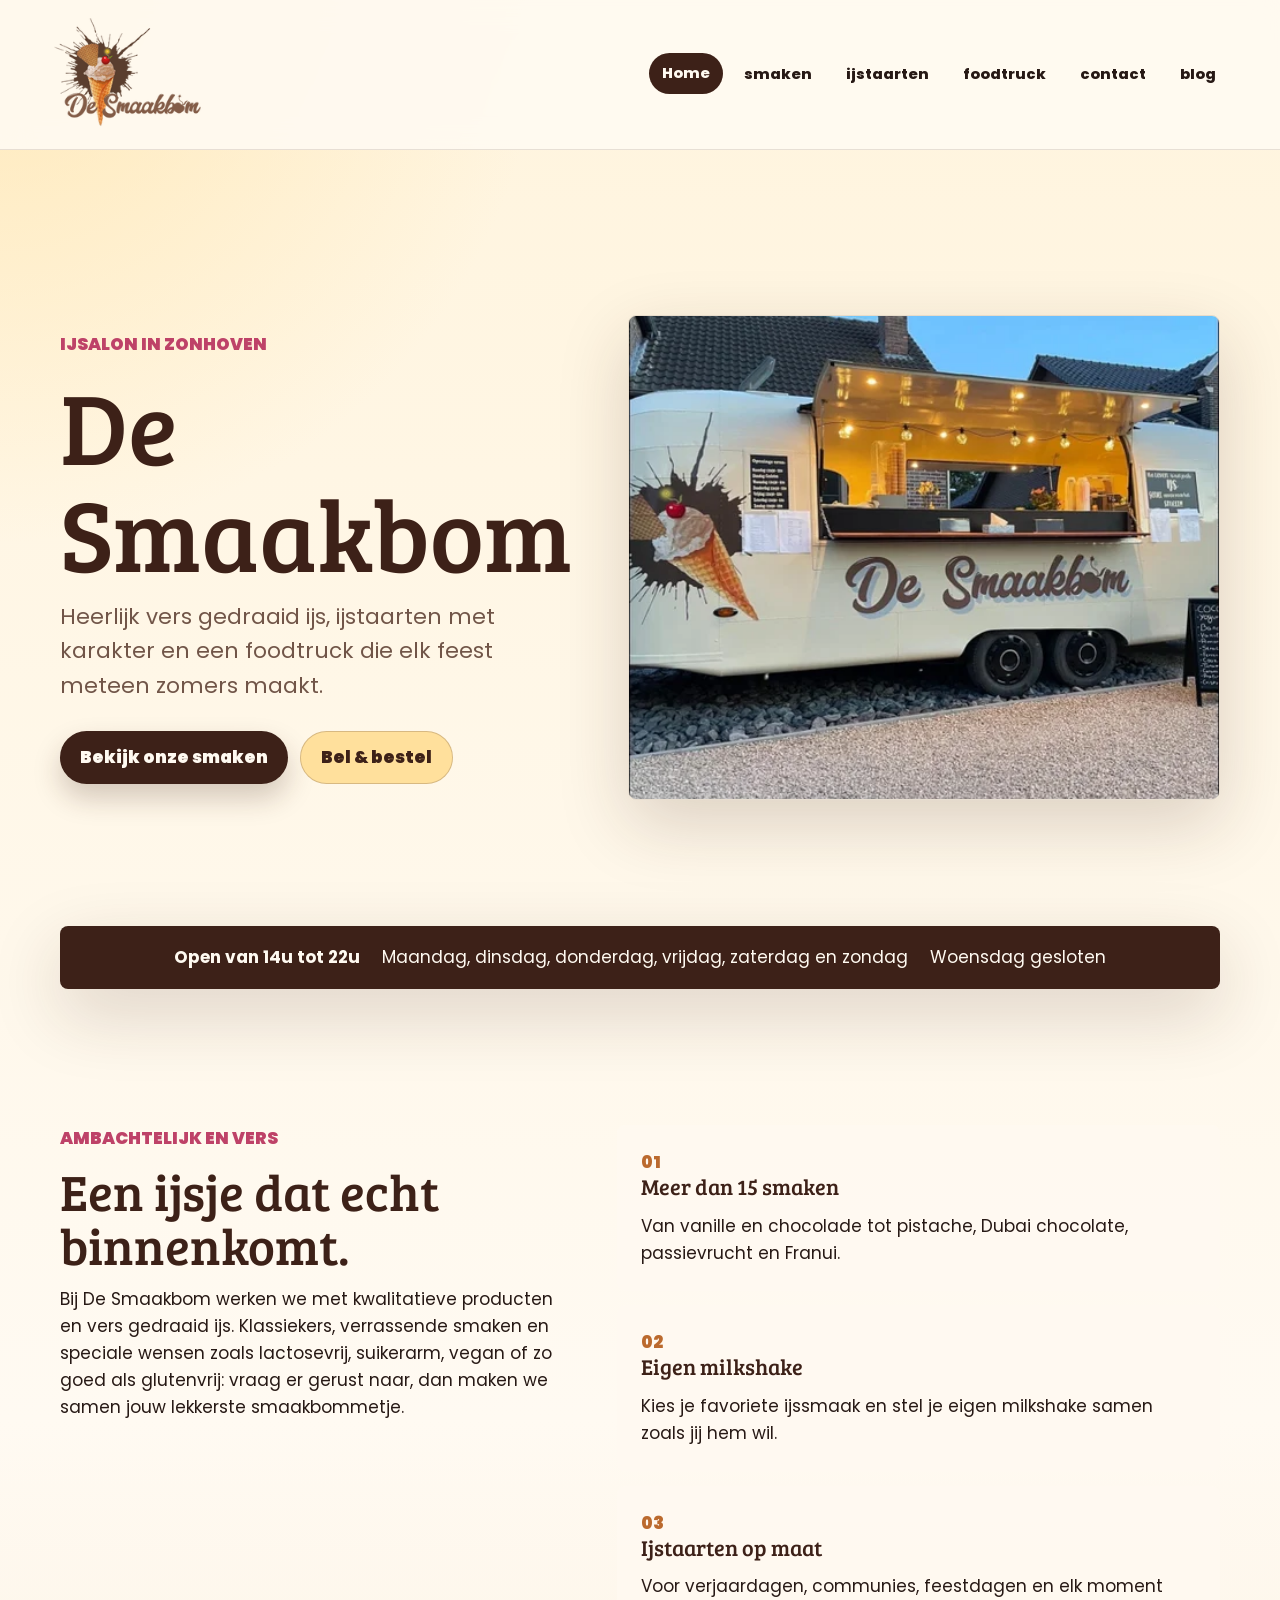
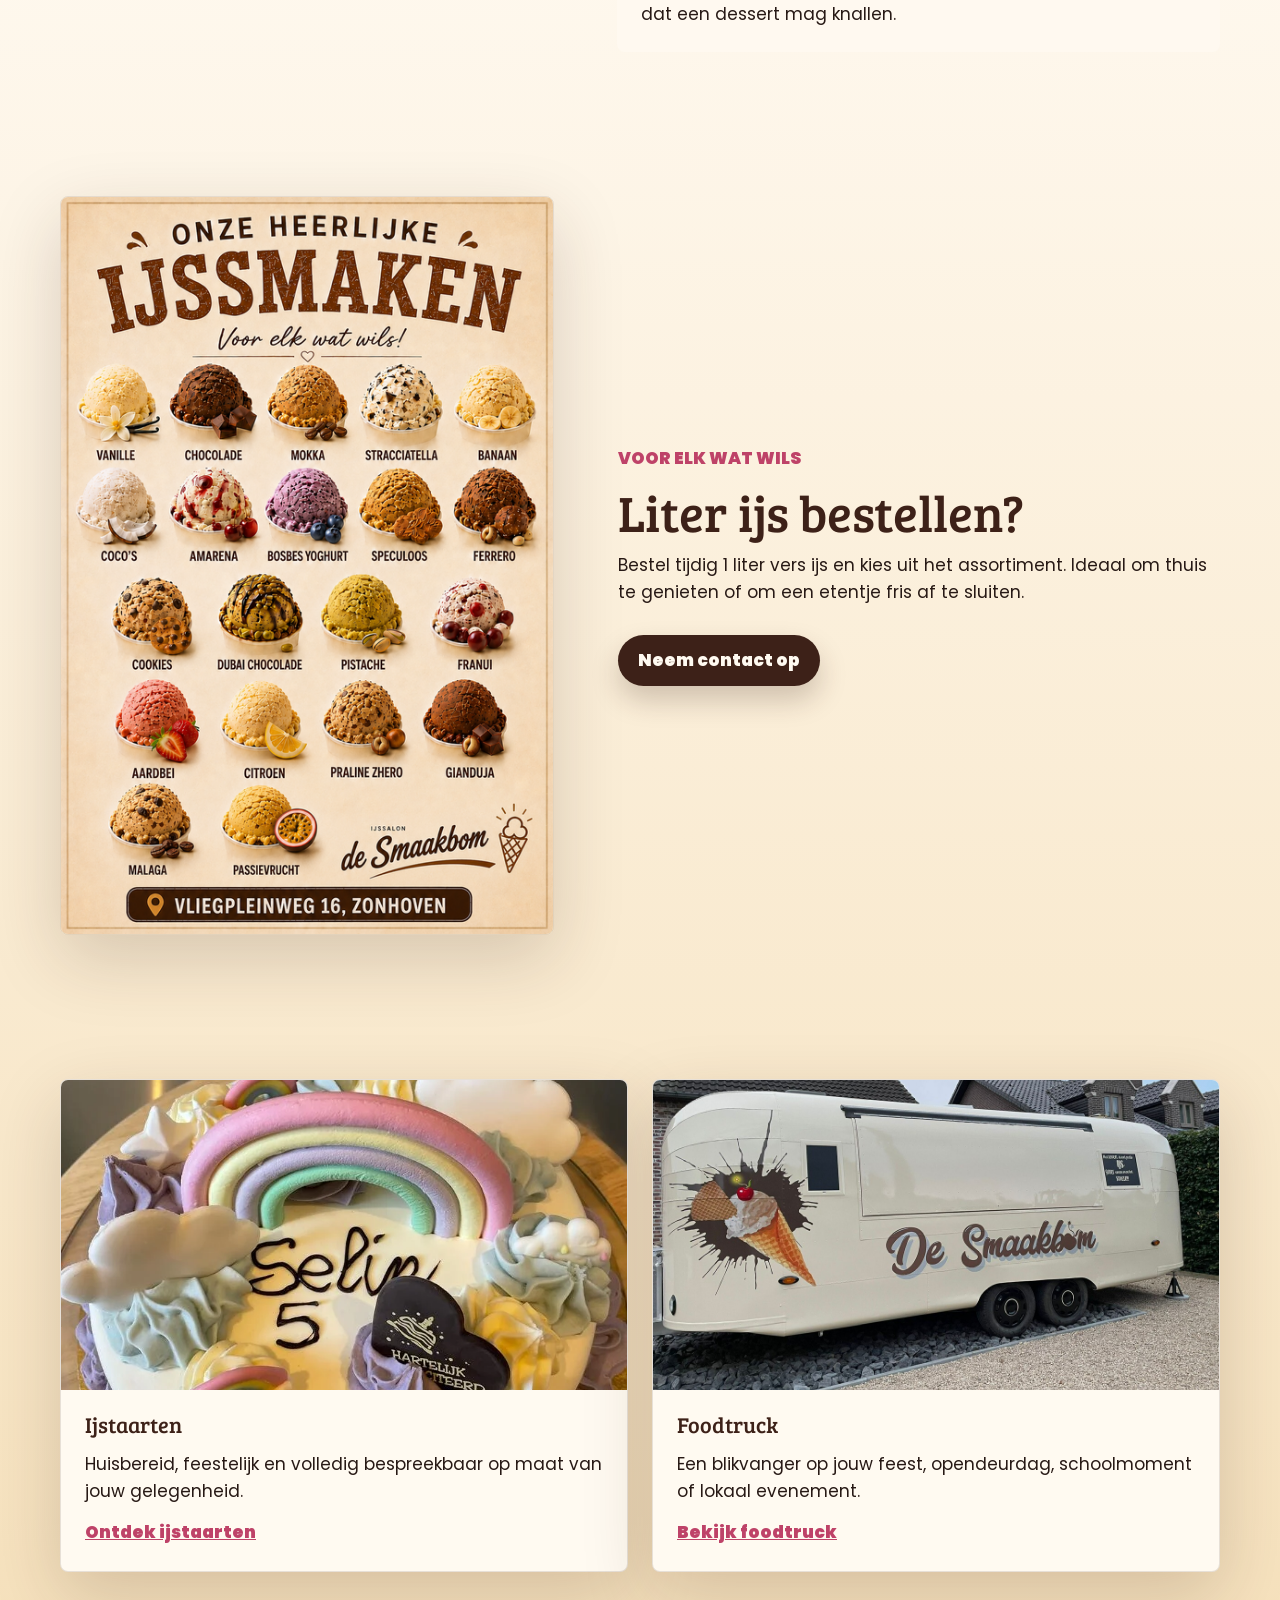
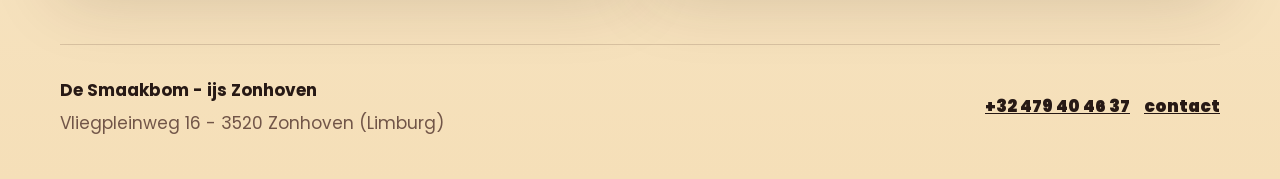
<file: index.html>
<!DOCTYPE html>
<html lang="nl">
<head>
  <meta charset="UTF-8">
  <meta name="viewport" content="width=device-width, initial-scale=1.0">
  <meta name="description" content="De Smaakbom in Zonhoven: heerlijk vers gedraaid ijs, ijstaarten op maat en een gezellige foodtruck voor feesten en events.">
  <title>De Smaakbom | IJs Zonhoven</title>
  <link rel="preconnect" href="https://fonts.googleapis.com">
  <link rel="preconnect" href="https://fonts.gstatic.com" crossorigin>
  <link href="https://fonts.googleapis.com/css2?family=Bree+Serif&family=Poppins:wght@400;500;600;700;800&display=swap" rel="stylesheet">
  <link rel="icon" type="image/png" href="assets/logo.png">
  <link rel="stylesheet" href="styles.css">
</head>
<body>
  <header class="site-header">
    <a class="brand" href="index.html" aria-label="De Smaakbom home">
      <img src="assets/logo.png" alt="De Smaakbom logo">
    </a>
    <button class="nav-toggle" type="button" aria-expanded="false" aria-controls="site-nav">Menu</button>
    <nav class="site-nav" id="site-nav" aria-label="Hoofdnavigatie">
      <a class="active" href="index.html">Home</a>
      <a href="smaken.html">smaken</a>
      <a href="ijstaarten.html">ijstaarten</a>
      <a href="foodtruck.html">foodtruck</a>
      <a href="contact.html">contact</a>
      <a href="blog.html">blog</a>
    </nav>
  </header>

  <main>
    <section class="hero home-hero">
      <div class="hero-copy">
        <p class="eyebrow">Ijsalon in Zonhoven</p>
        <h1>De Smaakbom</h1>
        <p class="hero-lead">Heerlijk vers gedraaid ijs, ijstaarten met karakter en een foodtruck die elk feest meteen zomers maakt.</p>
        <div class="hero-actions">
          <a class="button primary" href="smaken.html">Bekijk onze smaken</a>
          <a class="button secondary" href="contact.html">Bel & bestel</a>
        </div>
      </div>
      <div class="hero-media">
        <img src="assets/foodtruck-open.png" alt="De Smaakbom foodtruck met open luik en warme verlichting">
      </div>
    </section>

    <section class="opening-strip" aria-label="Openingsuren">
      <strong>Open van 14u tot 22u</strong>
      <span>Maandag, dinsdag, donderdag, vrijdag, zaterdag en zondag</span>
      <span>Woensdag gesloten</span>
    </section>

    <section class="section two-column">
      <div>
        <p class="eyebrow">Ambachtelijk en vers</p>
        <h2>Een ijsje dat echt binnenkomt.</h2>
        <p>Bij De Smaakbom werken we met kwalitatieve producten en vers gedraaid ijs. Klassiekers, verrassende smaken en speciale wensen zoals lactosevrij, suikerarm, vegan of zo goed als glutenvrij: vraag er gerust naar, dan maken we samen jouw lekkerste smaakbommetje.</p>
      </div>
      <div class="feature-list">
        <article>
          <span>01</span>
          <h3>Meer dan 15 smaken</h3>
          <p>Van vanille en chocolade tot pistache, Dubai chocolate, passievrucht en Franui.</p>
        </article>
        <article>
          <span>02</span>
          <h3>Eigen milkshake</h3>
          <p>Kies je favoriete ijssmaak en stel je eigen milkshake samen zoals jij hem wil.</p>
        </article>
        <article>
          <span>03</span>
          <h3>Ijstaarten op maat</h3>
          <p>Voor verjaardagen, communies, feestdagen en elk moment dat een dessert mag knallen.</p>
        </article>
      </div>
    </section>

    <section class="section image-band">
      <img src="assets/smaken.png" alt="Poster met de ijssmaken van De Smaakbom">
      <div>
        <p class="eyebrow">Voor elk wat wils</p>
        <h2>Liter ijs bestellen?</h2>
        <p>Bestel tijdig 1 liter vers ijs en kies uit het assortiment. Ideaal om thuis te genieten of om een etentje fris af te sluiten.</p>
        <a class="button primary spaced-button" href="contact.html">Neem contact op</a>
      </div>
    </section>

    <section class="section cards">
      <article class="card">
        <img src="assets/ijstaart-regenboog.png" alt="Gepersonaliseerde regenboog ijstaart">
        <div>
          <h3>Ijstaarten</h3>
          <p>Huisbereid, feestelijk en volledig bespreekbaar op maat van jouw gelegenheid.</p>
          <a href="ijstaarten.html">Ontdek ijstaarten</a>
        </div>
      </article>
      <article class="card">
        <img src="assets/foodtruck-buiten.png" alt="De Smaakbom foodtruck langs buiten">
        <div>
          <h3>Foodtruck</h3>
          <p>Een blikvanger op jouw feest, opendeurdag, schoolmoment of lokaal evenement.</p>
          <a href="foodtruck.html">Bekijk foodtruck</a>
        </div>
      </article>
    </section>
  </main>

  <footer class="site-footer">
    <div>
      <strong>De Smaakbom - ijs Zonhoven</strong>
      <p>Vliegpleinweg 16 - 3520 Zonhoven (Limburg)</p>
    </div>
    <div>
      <a href="tel:+32479404637">+32 479 40 46 37</a>
      <a href="contact.html">contact</a>
    </div>
  </footer>

  <script src="script.js"></script>
</body>
</html>
</file>
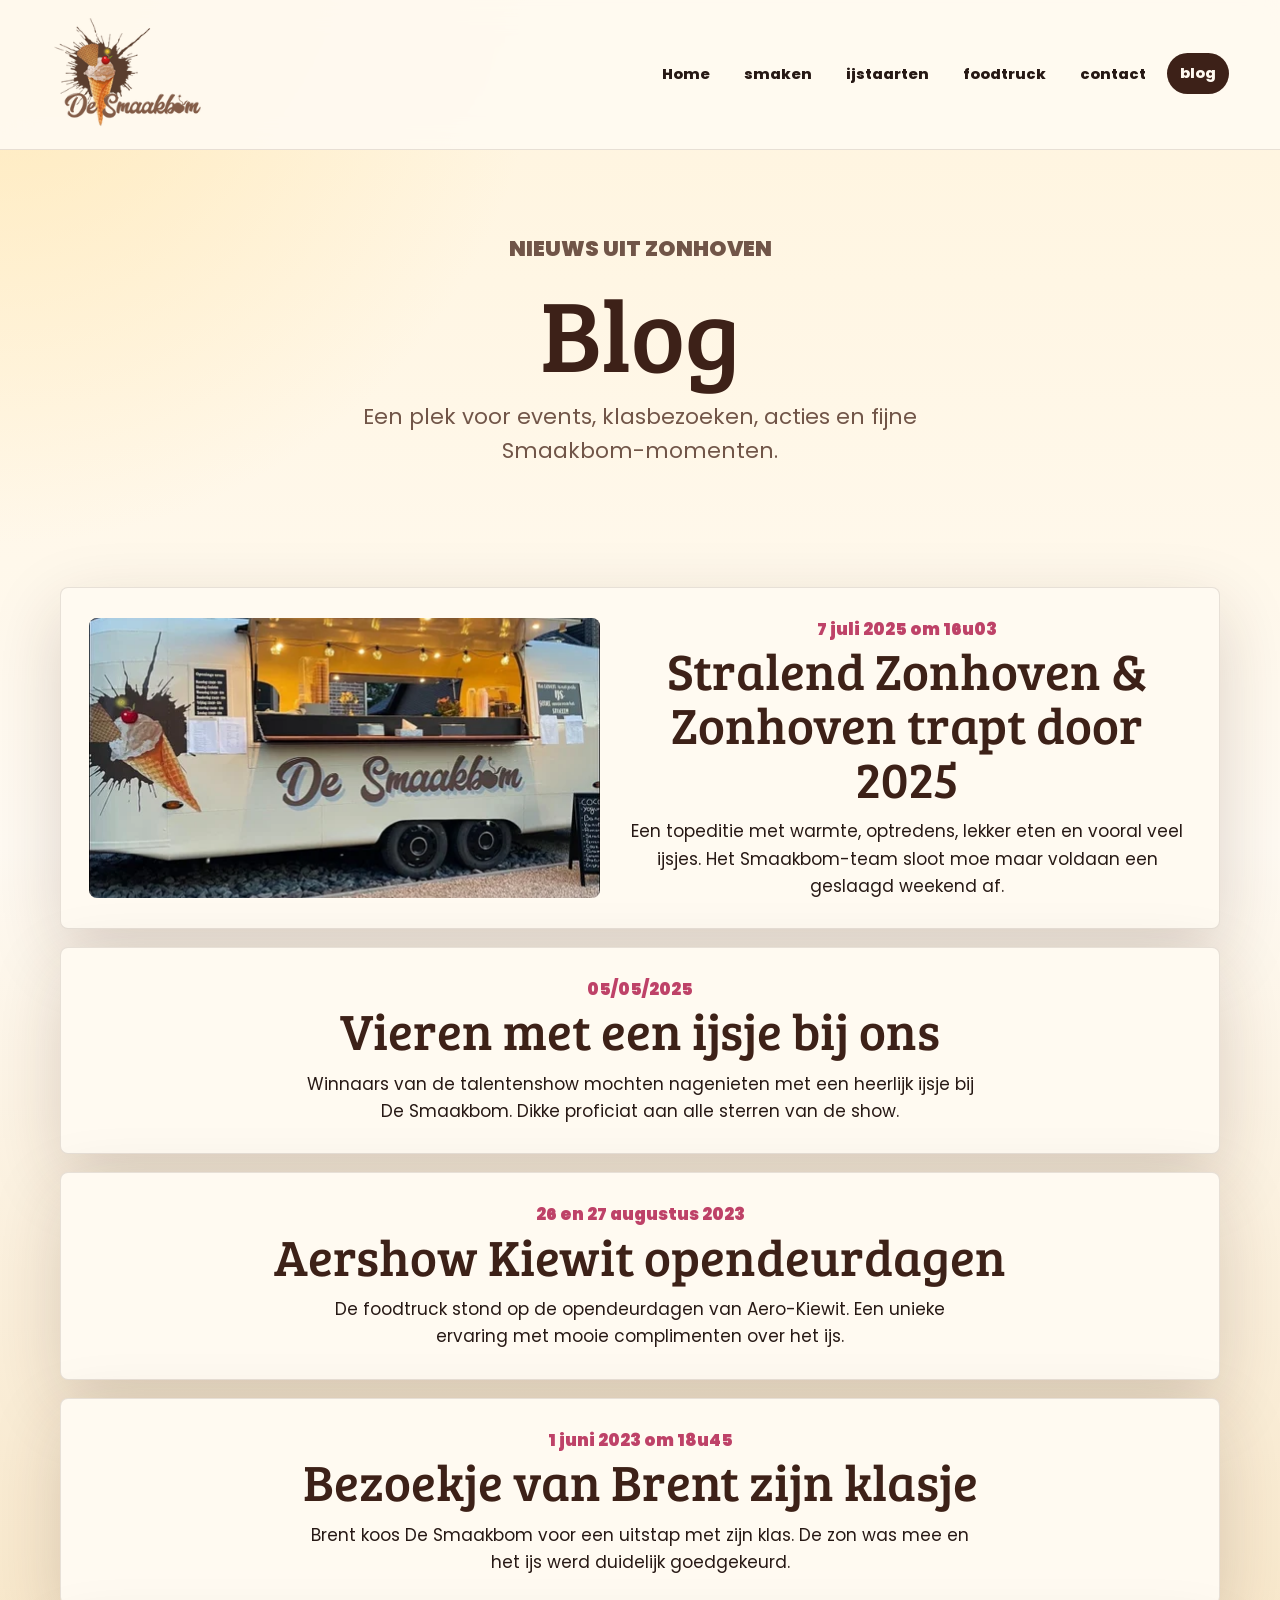
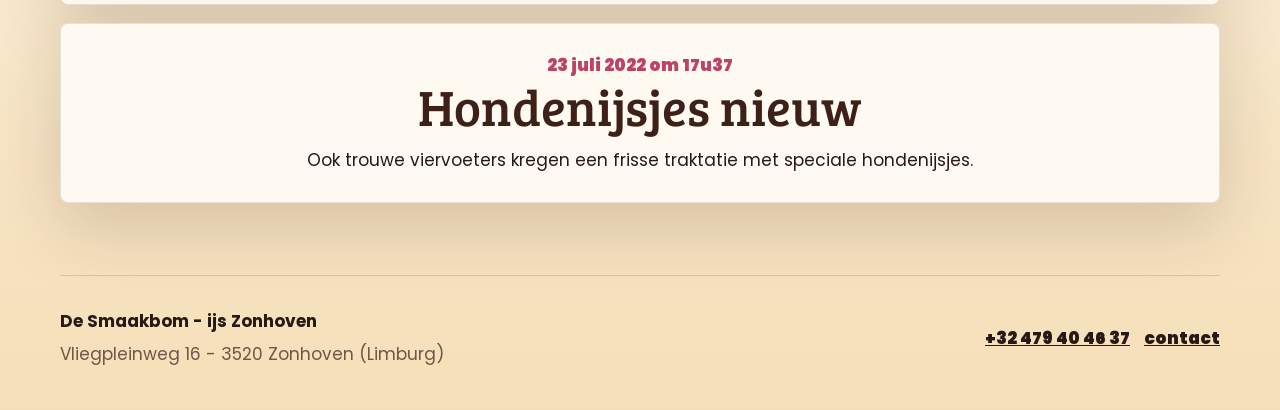
<file: blog.html>
<!DOCTYPE html>
<html lang="nl">
<head>
  <meta charset="UTF-8">
  <meta name="viewport" content="width=device-width, initial-scale=1.0">
  <meta name="description" content="Nieuws en momenten van De Smaakbom in Zonhoven.">
  <title>blog | De Smaakbom</title>
  <link rel="preconnect" href="https://fonts.googleapis.com">
  <link rel="preconnect" href="https://fonts.gstatic.com" crossorigin>
  <link href="https://fonts.googleapis.com/css2?family=Bree+Serif&family=Poppins:wght@400;500;600;700;800&display=swap" rel="stylesheet">
  <link rel="icon" type="image/png" href="assets/logo.png">
  <link rel="stylesheet" href="styles.css">
</head>
<body class="blog-page">
  <header class="site-header">
    <a class="brand" href="index.html" aria-label="De Smaakbom home"><img src="assets/logo.png" alt="De Smaakbom logo"></a>
    <button class="nav-toggle" type="button" aria-expanded="false" aria-controls="site-nav">Menu</button>
    <nav class="site-nav" id="site-nav" aria-label="Hoofdnavigatie">
      <a href="index.html">Home</a><a href="smaken.html">smaken</a><a href="ijstaarten.html">ijstaarten</a><a href="foodtruck.html">foodtruck</a><a href="contact.html">contact</a><a class="active" href="blog.html">blog</a>
    </nav>
  </header>

  <main>
    <section class="page-hero compact">
      <p class="eyebrow">Nieuws uit Zonhoven</p>
      <h1>Blog</h1>
      <p>Een plek voor events, klasbezoeken, acties en fijne Smaakbom-momenten.</p>
    </section>

    <section class="section blog-list">
      <article class="blog-post featured-post">
        <img src="assets/foodtruck-open.png" alt="De foodtruck tijdens een event">
        <div>
          <time datetime="2025-07-07">7 juli 2025 om 16u03</time>
          <h2>Stralend Zonhoven & Zonhoven trapt door 2025</h2>
          <p>Een topeditie met warmte, optredens, lekker eten en vooral veel ijsjes. Het Smaakbom-team sloot moe maar voldaan een geslaagd weekend af.</p>
        </div>
      </article>
      <article class="blog-post">
        <time datetime="2025-05-05">05/05/2025</time>
        <h2>Vieren met een ijsje bij ons</h2>
        <p>Winnaars van de talentenshow mochten nagenieten met een heerlijk ijsje bij De Smaakbom. Dikke proficiat aan alle sterren van de show.</p>
      </article>
      <article class="blog-post">
        <time datetime="2023-08-26">26 en 27 augustus 2023</time>
        <h2>Aershow Kiewit opendeurdagen</h2>
        <p>De foodtruck stond op de opendeurdagen van Aero-Kiewit. Een unieke ervaring met mooie complimenten over het ijs.</p>
      </article>
      <article class="blog-post">
        <time datetime="2023-06-01">1 juni 2023 om 18u45</time>
        <h2>Bezoekje van Brent zijn klasje</h2>
        <p>Brent koos De Smaakbom voor een uitstap met zijn klas. De zon was mee en het ijs werd duidelijk goedgekeurd.</p>
      </article>
      <article class="blog-post">
        <time datetime="2022-07-23">23 juli 2022 om 17u37</time>
        <h2>Hondenijsjes nieuw</h2>
        <p>Ook trouwe viervoeters kregen een frisse traktatie met speciale hondenijsjes.</p>
      </article>
    </section>
  </main>

  <footer class="site-footer">
    <div><strong>De Smaakbom - ijs Zonhoven</strong><p>Vliegpleinweg 16 - 3520 Zonhoven (Limburg)</p></div>
    <div><a href="tel:+32479404637">+32 479 40 46 37</a><a href="contact.html">contact</a></div>
  </footer>
  <script src="script.js"></script>
</body>
</html>
</file>
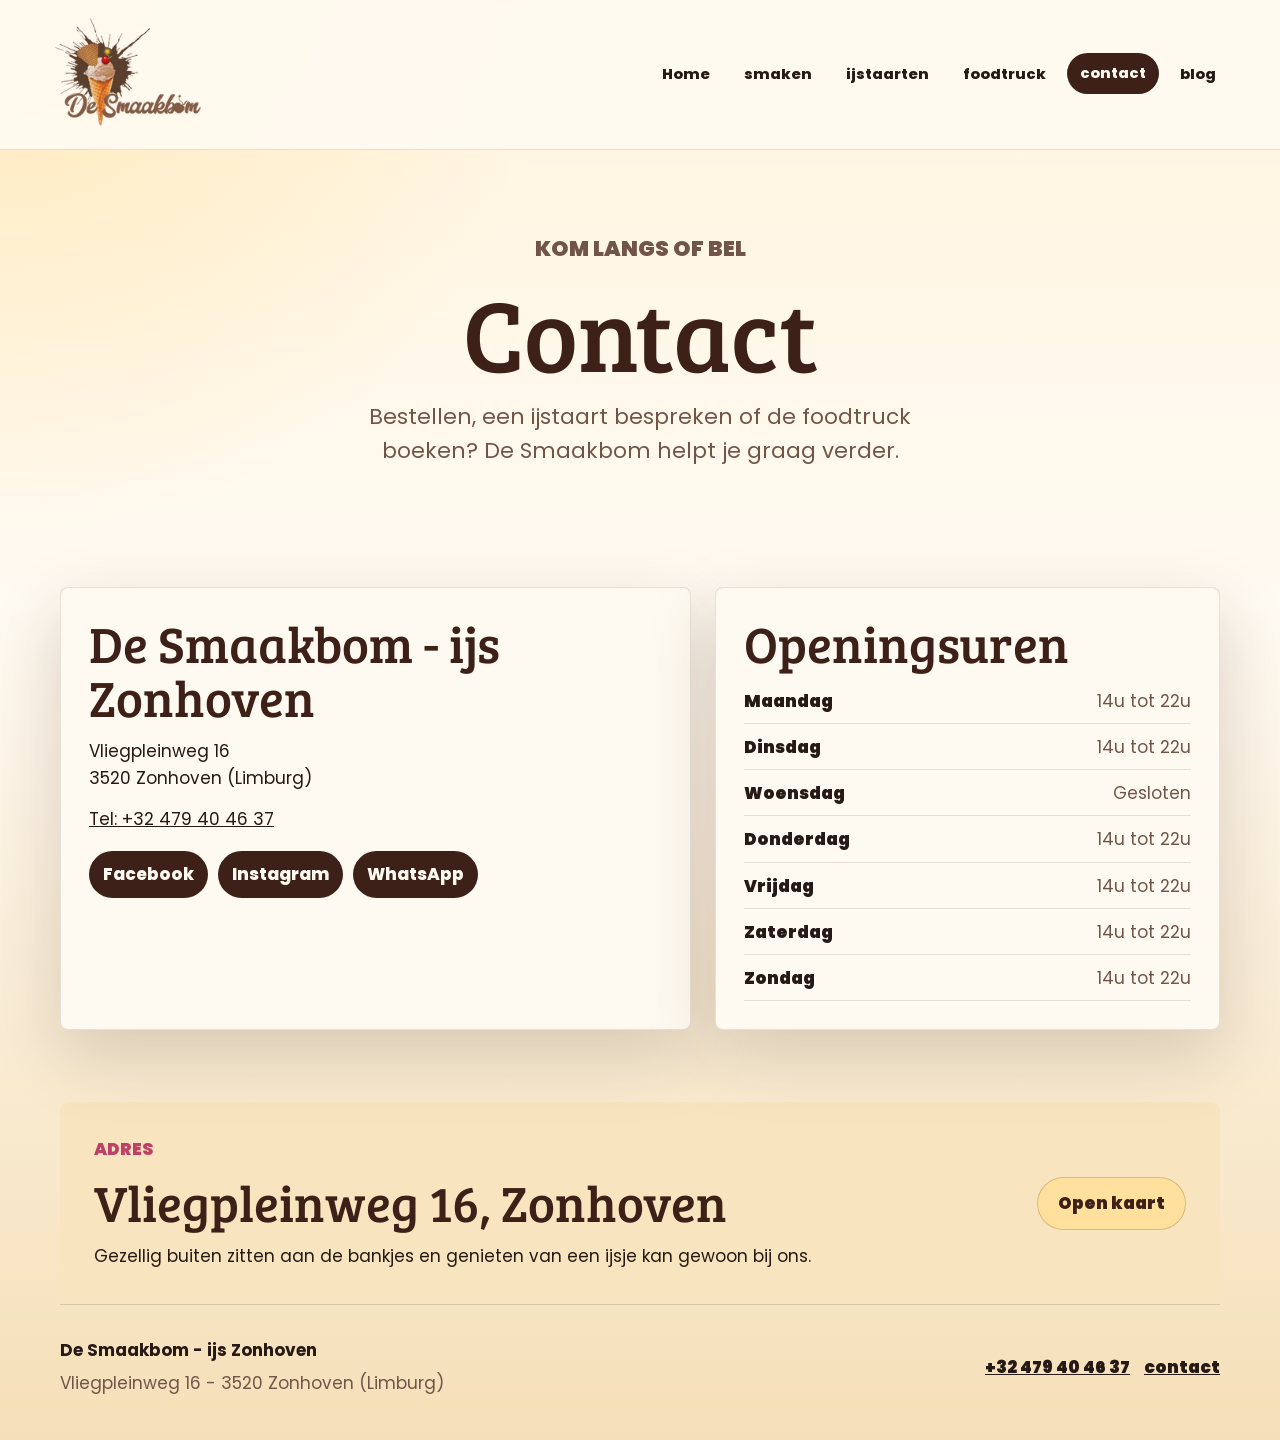
<file: contact.html>
<!DOCTYPE html>
<html lang="nl">
<head>
  <meta charset="UTF-8">
  <meta name="viewport" content="width=device-width, initial-scale=1.0">
  <meta name="description" content="Contacteer De Smaakbom in Zonhoven voor ijs, ijstaarten en foodtruck-aanvragen.">
  <title>contact | De Smaakbom</title>
  <link rel="preconnect" href="https://fonts.googleapis.com">
  <link rel="preconnect" href="https://fonts.gstatic.com" crossorigin>
  <link href="https://fonts.googleapis.com/css2?family=Bree+Serif&family=Poppins:wght@400;500;600;700;800&display=swap" rel="stylesheet">
  <link rel="icon" type="image/png" href="assets/logo.png">
  <link rel="stylesheet" href="styles.css">
</head>
<body>
  <header class="site-header">
    <a class="brand" href="index.html" aria-label="De Smaakbom home"><img src="assets/logo.png" alt="De Smaakbom logo"></a>
    <button class="nav-toggle" type="button" aria-expanded="false" aria-controls="site-nav">Menu</button>
    <nav class="site-nav" id="site-nav" aria-label="Hoofdnavigatie">
      <a href="index.html">Home</a><a href="smaken.html">smaken</a><a href="ijstaarten.html">ijstaarten</a><a href="foodtruck.html">foodtruck</a><a class="active" href="contact.html">contact</a><a href="blog.html">blog</a>
    </nav>
  </header>

  <main>
    <section class="page-hero compact">
      <p class="eyebrow">Kom langs of bel</p>
      <h1>Contact</h1>
      <p>Bestellen, een ijstaart bespreken of de foodtruck boeken? De Smaakbom helpt je graag verder.</p>
    </section>

    <section class="section contact-grid">
      <article class="contact-card">
        <h2>De Smaakbom - ijs Zonhoven</h2>
        <p>Vliegpleinweg 16<br>3520 Zonhoven (Limburg)</p>
        <p><a href="tel:+32479404637">Tel: +32 479 40 46 37</a></p>
        <div class="socials">
          <a href="https://facebook.com/De-Smaakbom-114098301278408" target="_blank" rel="noopener">Facebook</a>
          <a href="https://instagram.com/Desmaakbom" target="_blank" rel="noopener">Instagram</a>
          <a href="https://api.whatsapp.com/send?phone=32479404637" target="_blank" rel="noopener">WhatsApp</a>
        </div>
      </article>
      <article class="hours-card">
        <h2>Openingsuren</h2>
        <dl>
          <div><dt>Maandag</dt><dd>14u tot 22u</dd></div>
          <div><dt>Dinsdag</dt><dd>14u tot 22u</dd></div>
          <div><dt>Woensdag</dt><dd>Gesloten</dd></div>
          <div><dt>Donderdag</dt><dd>14u tot 22u</dd></div>
          <div><dt>Vrijdag</dt><dd>14u tot 22u</dd></div>
          <div><dt>Zaterdag</dt><dd>14u tot 22u</dd></div>
          <div><dt>Zondag</dt><dd>14u tot 22u</dd></div>
        </dl>
      </article>
    </section>

    <section class="section map-panel">
      <div>
        <p class="eyebrow">Adres</p>
        <h2>Vliegpleinweg 16, Zonhoven</h2>
        <p>Gezellig buiten zitten aan de bankjes en genieten van een ijsje kan gewoon bij ons.</p>
      </div>
      <a class="button secondary" href="https://www.google.com/maps/search/?api=1&query=Vliegpleinweg%2016%203520%20Zonhoven" target="_blank" rel="noopener">Open kaart</a>
    </section>
  </main>

  <footer class="site-footer">
    <div><strong>De Smaakbom - ijs Zonhoven</strong><p>Vliegpleinweg 16 - 3520 Zonhoven (Limburg)</p></div>
    <div><a href="tel:+32479404637">+32 479 40 46 37</a><a href="contact.html">contact</a></div>
  </footer>
  <script src="script.js"></script>
</body>
</html>
</file>
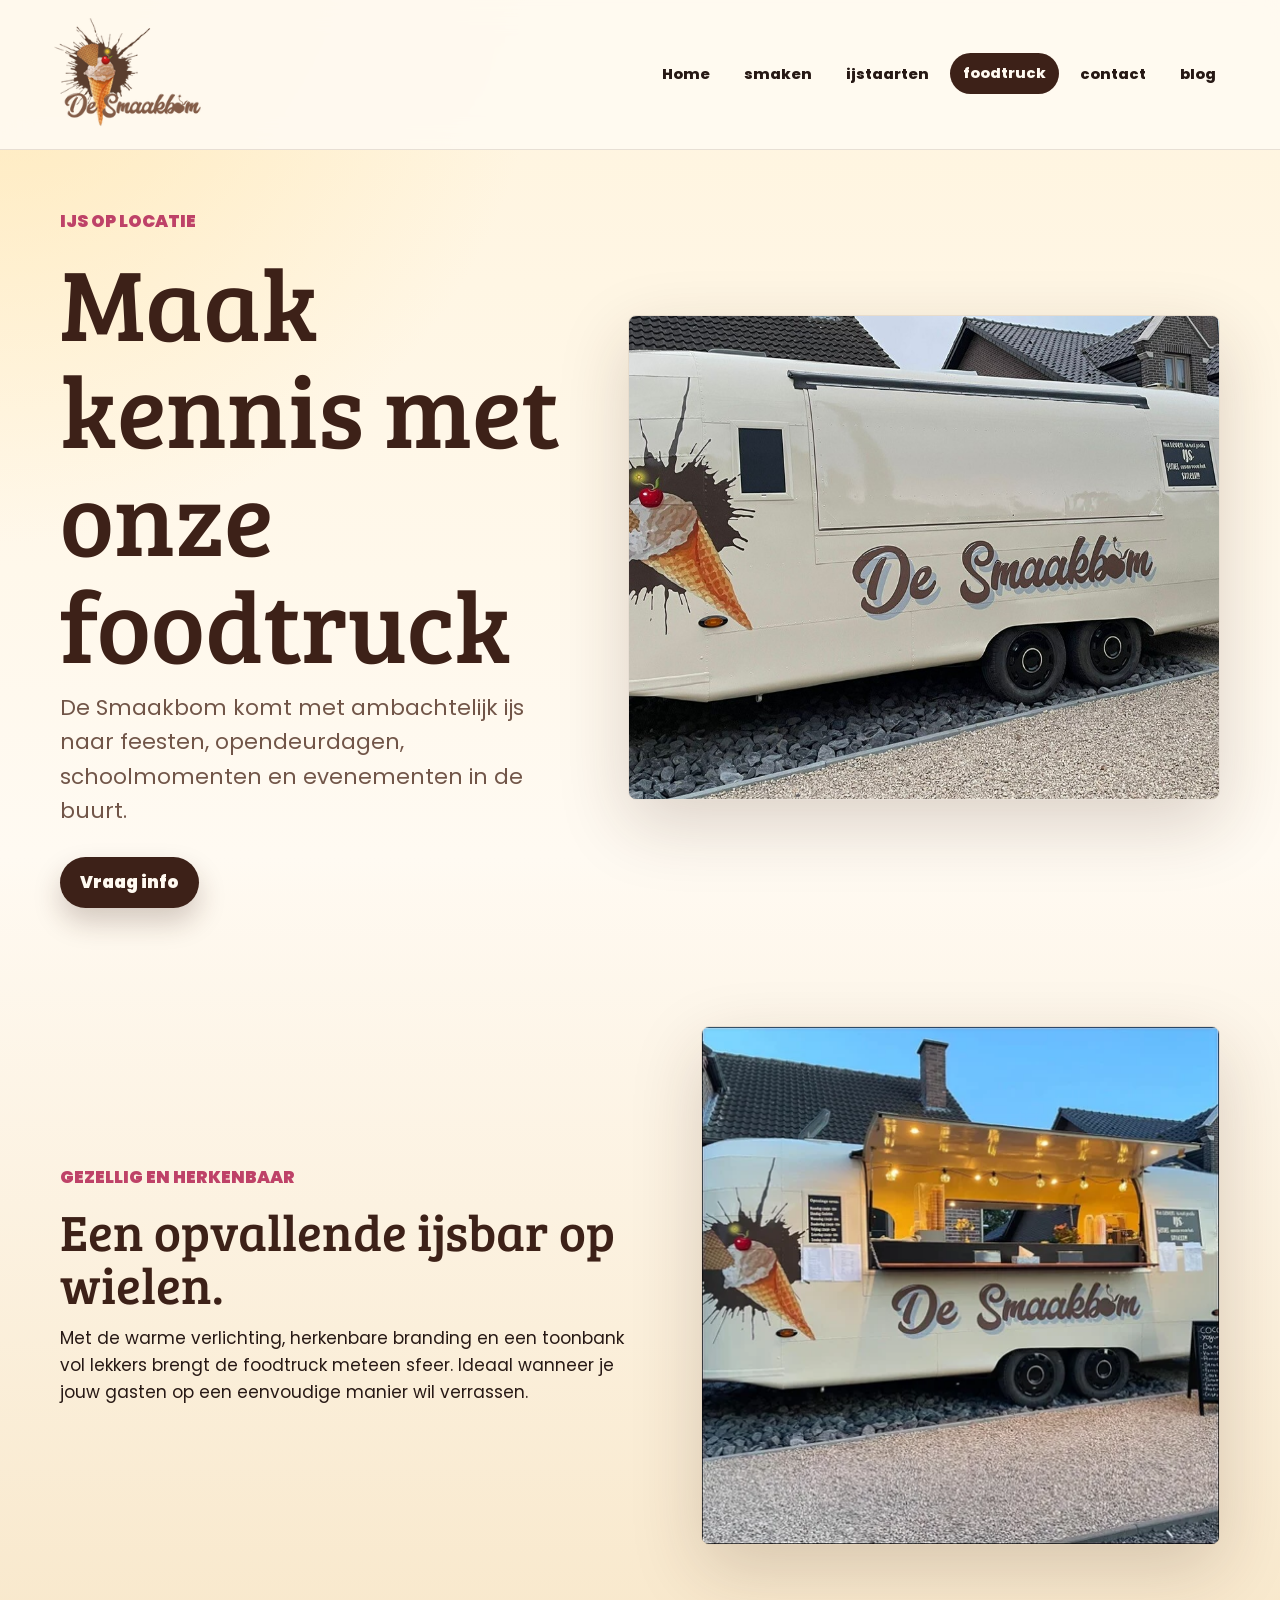
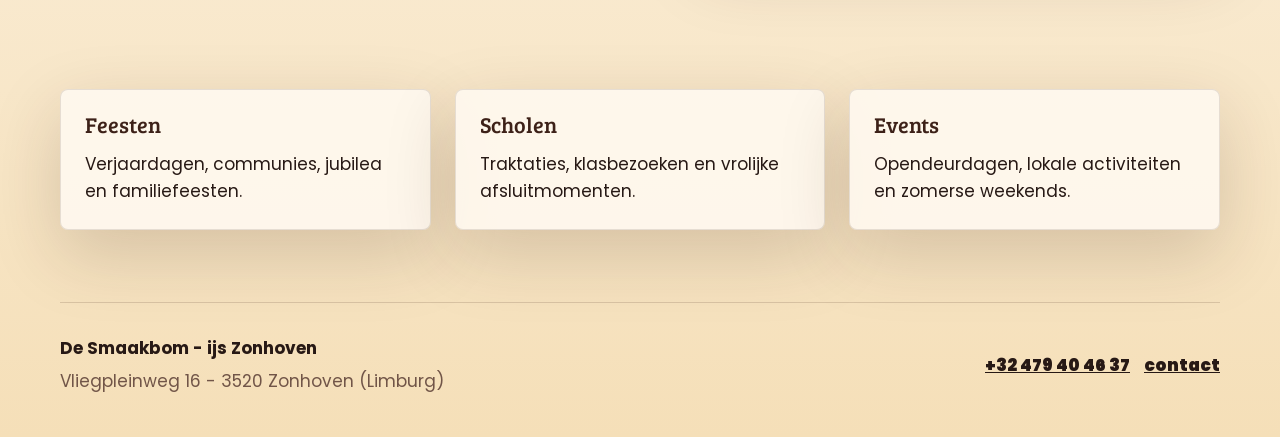
<file: foodtruck.html>
<!DOCTYPE html>
<html lang="nl">
<head>
  <meta charset="UTF-8">
  <meta name="viewport" content="width=device-width, initial-scale=1.0">
  <meta name="description" content="Maak kennis met de foodtruck van De Smaakbom voor feesten, evenementen, scholen en opendeurdagen.">
  <title>foodtruck | De Smaakbom</title>
  <link rel="preconnect" href="https://fonts.googleapis.com">
  <link rel="preconnect" href="https://fonts.gstatic.com" crossorigin>
  <link href="https://fonts.googleapis.com/css2?family=Bree+Serif&family=Poppins:wght@400;500;600;700;800&display=swap" rel="stylesheet">
  <link rel="icon" type="image/png" href="assets/logo.png">
  <link rel="stylesheet" href="styles.css">
</head>
<body>
  <header class="site-header">
    <a class="brand" href="index.html" aria-label="De Smaakbom home"><img src="assets/logo.png" alt="De Smaakbom logo"></a>
    <button class="nav-toggle" type="button" aria-expanded="false" aria-controls="site-nav">Menu</button>
    <nav class="site-nav" id="site-nav" aria-label="Hoofdnavigatie">
      <a href="index.html">Home</a><a href="smaken.html">smaken</a><a href="ijstaarten.html">ijstaarten</a><a class="active" href="foodtruck.html">foodtruck</a><a href="contact.html">contact</a><a href="blog.html">blog</a>
    </nav>
  </header>

  <main>
    <section class="hero foodtruck-hero">
      <div class="hero-copy">
        <p class="eyebrow">Ijs op locatie</p>
        <h1>Maak kennis met onze foodtruck</h1>
        <p class="hero-lead">De Smaakbom komt met ambachtelijk ijs naar feesten, opendeurdagen, schoolmomenten en evenementen in de buurt.</p>
        <a class="button primary" href="contact.html">Vraag info</a>
      </div>
      <div class="hero-media">
        <img src="assets/foodtruck-buiten.png" alt="De Smaakbom foodtruck op locatie">
      </div>
    </section>

    <section class="section image-band reverse">
      <img src="assets/foodtruck-open.png" alt="Geopende foodtruck van De Smaakbom in de avond">
      <div>
        <p class="eyebrow">Gezellig en herkenbaar</p>
        <h2>Een opvallende ijsbar op wielen.</h2>
        <p>Met de warme verlichting, herkenbare branding en een toonbank vol lekkers brengt de foodtruck meteen sfeer. Ideaal wanneer je jouw gasten op een eenvoudige manier wil verrassen.</p>
      </div>
    </section>

    <section class="section cards three">
      <article class="mini-card"><h3>Feesten</h3><p>Verjaardagen, communies, jubilea en familiefeesten.</p></article>
      <article class="mini-card"><h3>Scholen</h3><p>Traktaties, klasbezoeken en vrolijke afsluitmomenten.</p></article>
      <article class="mini-card"><h3>Events</h3><p>Opendeurdagen, lokale activiteiten en zomerse weekends.</p></article>
    </section>
  </main>

  <footer class="site-footer">
    <div><strong>De Smaakbom - ijs Zonhoven</strong><p>Vliegpleinweg 16 - 3520 Zonhoven (Limburg)</p></div>
    <div><a href="tel:+32479404637">+32 479 40 46 37</a><a href="contact.html">contact</a></div>
  </footer>
  <script src="script.js"></script>
</body>
</html>
</file>
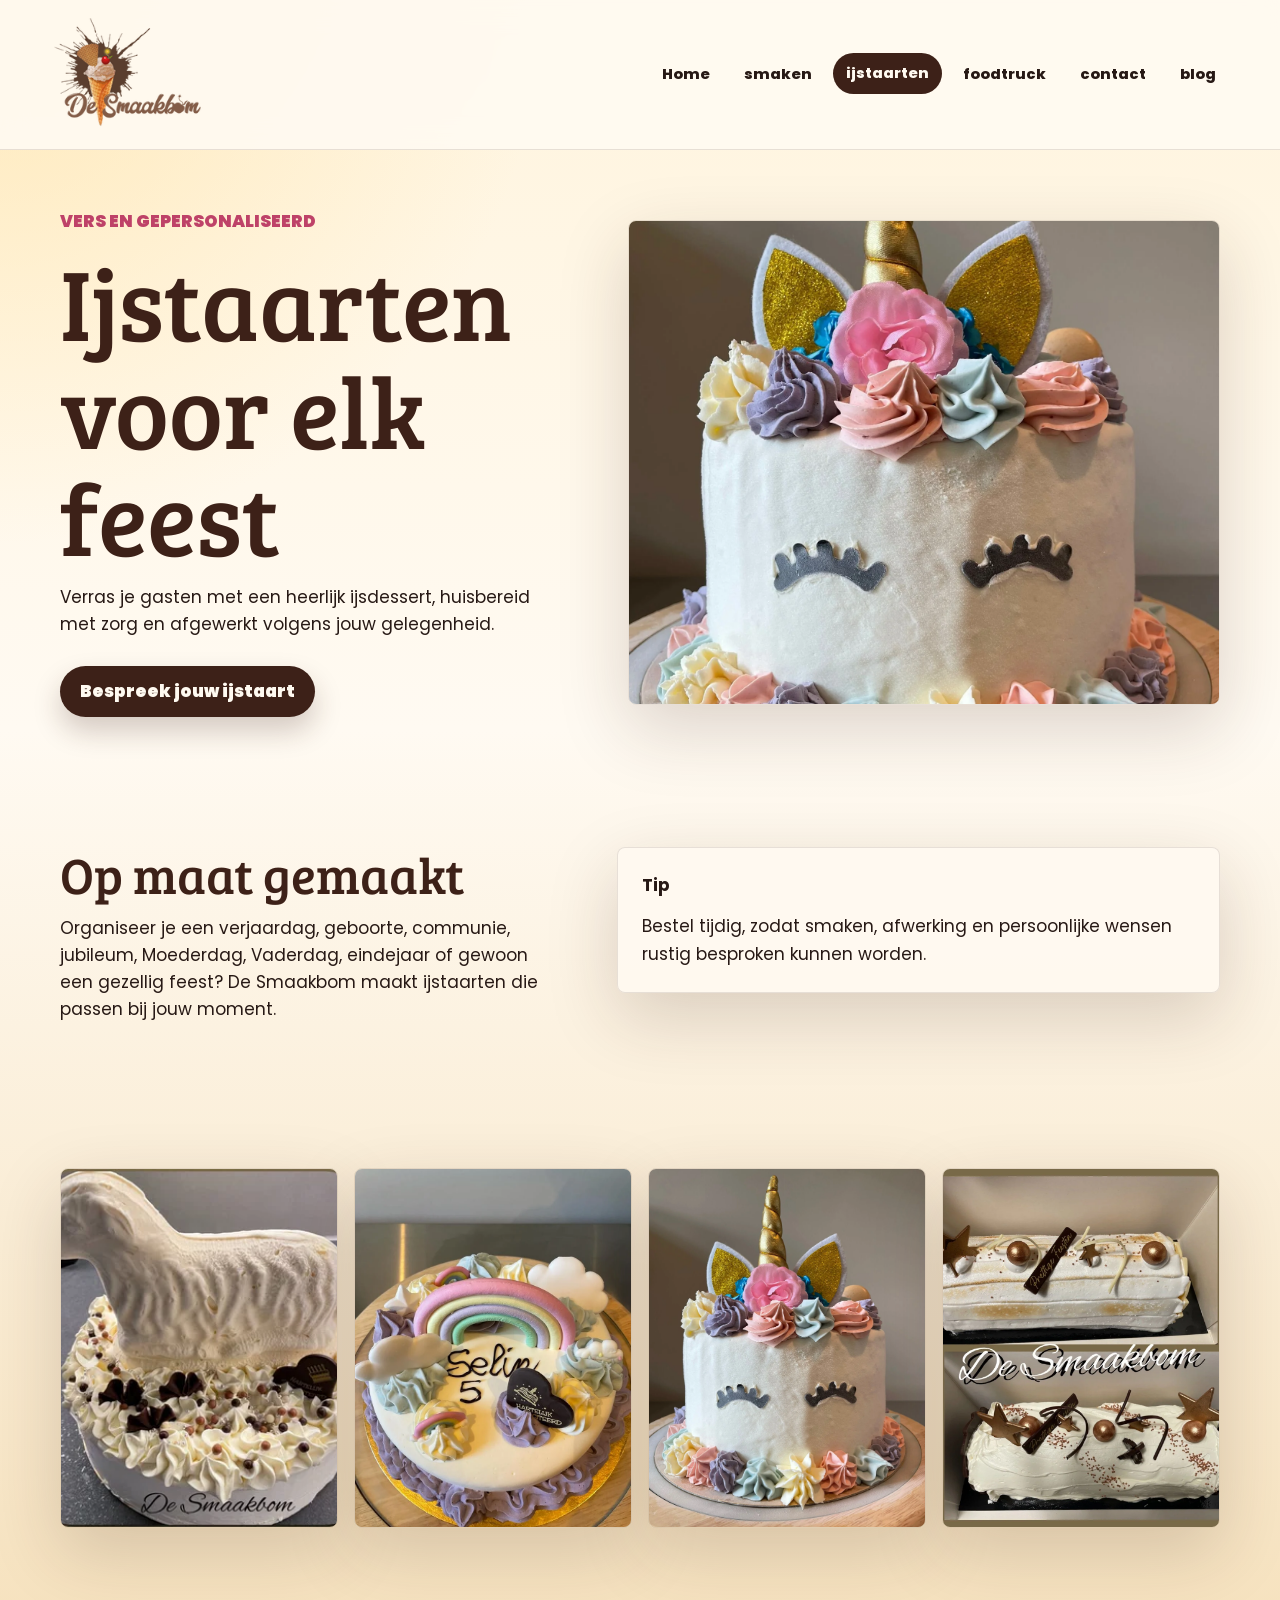
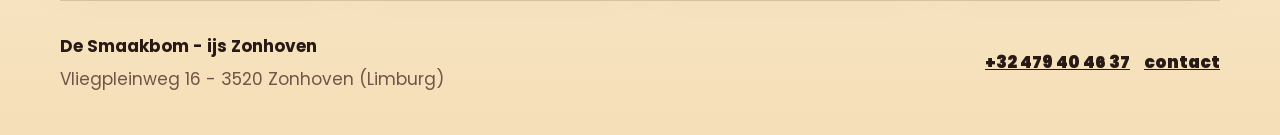
<file: ijstaarten.html>
<!DOCTYPE html>
<html lang="nl">
<head>
  <meta charset="UTF-8">
  <meta name="viewport" content="width=device-width, initial-scale=1.0">
  <meta name="description" content="Ijstaarten op maat bij De Smaakbom in Zonhoven voor verjaardagen, communies, feesten en feestdagen.">
  <title>ijstaarten | De Smaakbom</title>
  <link rel="preconnect" href="https://fonts.googleapis.com">
  <link rel="preconnect" href="https://fonts.gstatic.com" crossorigin>
  <link href="https://fonts.googleapis.com/css2?family=Bree+Serif&family=Poppins:wght@400;500;600;700;800&display=swap" rel="stylesheet">
  <link rel="icon" type="image/png" href="assets/logo.png">
  <link rel="stylesheet" href="styles.css">
</head>
<body>
  <header class="site-header">
    <a class="brand" href="index.html" aria-label="De Smaakbom home"><img src="assets/logo.png" alt="De Smaakbom logo"></a>
    <button class="nav-toggle" type="button" aria-expanded="false" aria-controls="site-nav">Menu</button>
    <nav class="site-nav" id="site-nav" aria-label="Hoofdnavigatie">
      <a href="index.html">Home</a><a href="smaken.html">smaken</a><a class="active" href="ijstaarten.html">ijstaarten</a><a href="foodtruck.html">foodtruck</a><a href="contact.html">contact</a><a href="blog.html">blog</a>
    </nav>
  </header>

  <main>
    <section class="hero cakes-page-hero">
      <div class="hero-copy">
        <p class="eyebrow">Vers en gepersonaliseerd</p>
        <h1>Ijstaarten voor elk feest</h1>
        <p>Verras je gasten met een heerlijk ijsdessert, huisbereid met zorg en afgewerkt volgens jouw gelegenheid.</p>
        <a class="button primary" href="contact.html">Bespreek jouw ijstaart</a>
      </div>
      <div class="hero-media">
        <img src="assets/ijstaart-eenhoorn.png" alt="Eenhoorn ijstaart met pasteltoefjes">
      </div>
    </section>

    <section class="section two-column">
      <div>
        <h2>Op maat gemaakt</h2>
        <p>Organiseer je een verjaardag, geboorte, communie, jubileum, Moederdag, Vaderdag, eindejaar of gewoon een gezellig feest? De Smaakbom maakt ijstaarten die passen bij jouw moment.</p>
      </div>
      <div class="note-box">
        <strong>Tip</strong>
        <p>Bestel tijdig, zodat smaken, afwerking en persoonlijke wensen rustig besproken kunnen worden.</p>
      </div>
    </section>

    <section class="section gallery">
      <img src="assets/ijstaart-lam.png" alt="Ijstaart met lammetje">
      <img src="assets/ijstaart-regenboog.png" alt="Ijstaart met regenboogdecoratie">
      <img src="assets/ijstaart-eenhoorn.png" alt="Eenhoorn ijstaart met pasteltoefjes">
      <img src="assets/ijstaart-kerst.png" alt="Feestelijke kerst ijstaart">
    </section>
  </main>

  <footer class="site-footer">
    <div><strong>De Smaakbom - ijs Zonhoven</strong><p>Vliegpleinweg 16 - 3520 Zonhoven (Limburg)</p></div>
    <div><a href="tel:+32479404637">+32 479 40 46 37</a><a href="contact.html">contact</a></div>
  </footer>
  <script src="script.js"></script>
</body>
</html>
</file>
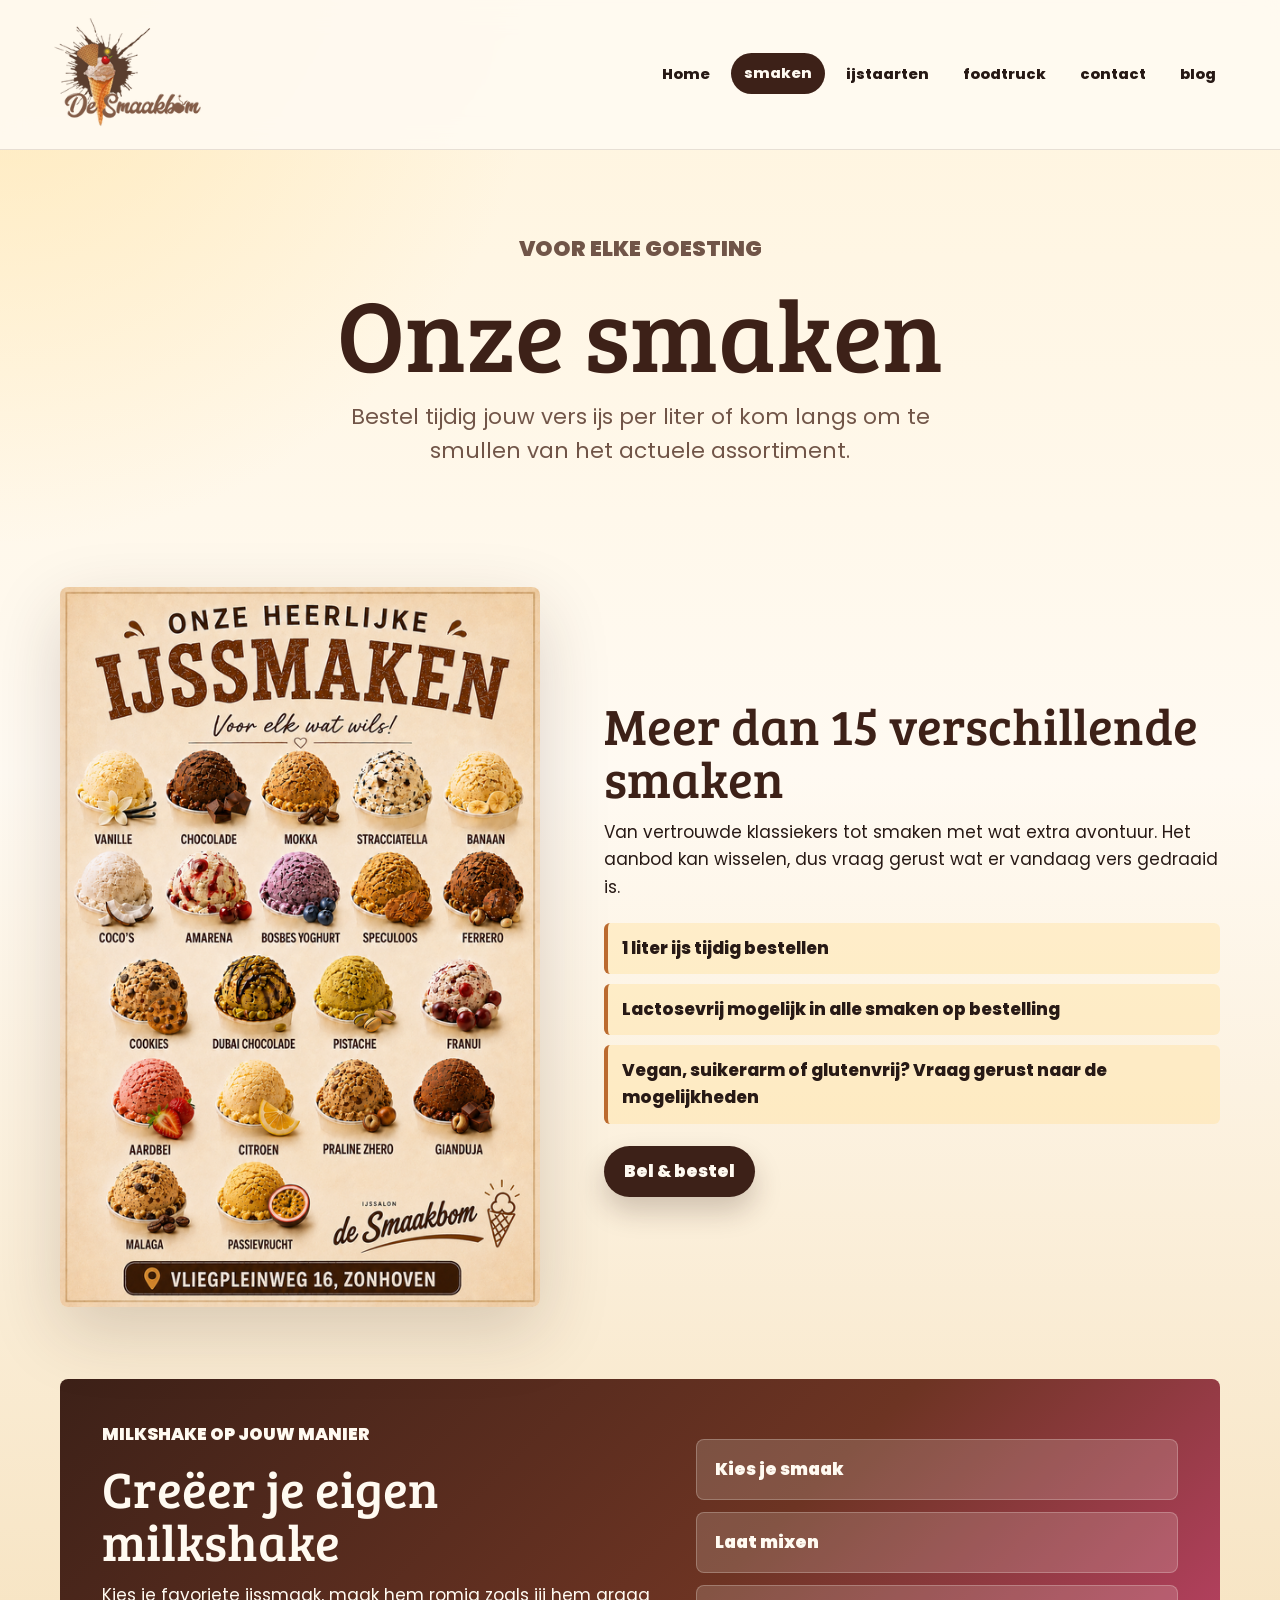
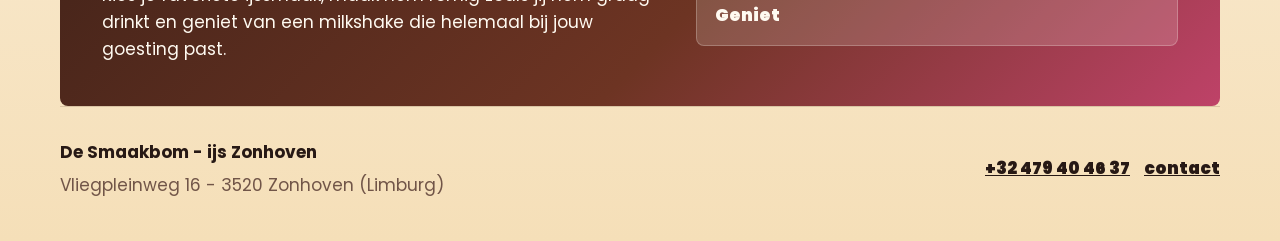
<file: smaken.html>
<!DOCTYPE html>
<html lang="nl">
<head>
  <meta charset="UTF-8">
  <meta name="viewport" content="width=device-width, initial-scale=1.0">
  <meta name="description" content="Bekijk de ijssmaken van De Smaakbom en stel je eigen milkshake samen.">
  <title>smaken | De Smaakbom</title>
  <link rel="preconnect" href="https://fonts.googleapis.com">
  <link rel="preconnect" href="https://fonts.gstatic.com" crossorigin>
  <link href="https://fonts.googleapis.com/css2?family=Bree+Serif&family=Poppins:wght@400;500;600;700;800&display=swap" rel="stylesheet">
  <link rel="icon" type="image/png" href="assets/logo.png">
  <link rel="stylesheet" href="styles.css">
</head>
<body>
  <header class="site-header">
    <a class="brand" href="index.html" aria-label="De Smaakbom home"><img src="assets/logo.png" alt="De Smaakbom logo"></a>
    <button class="nav-toggle" type="button" aria-expanded="false" aria-controls="site-nav">Menu</button>
    <nav class="site-nav" id="site-nav" aria-label="Hoofdnavigatie">
      <a href="index.html">Home</a><a class="active" href="smaken.html">smaken</a><a href="ijstaarten.html">ijstaarten</a><a href="foodtruck.html">foodtruck</a><a href="contact.html">contact</a><a href="blog.html">blog</a>
    </nav>
  </header>

  <main>
    <section class="page-hero compact">
      <p class="eyebrow">Voor elke goesting</p>
      <h1>Onze smaken</h1>
      <p>Bestel tijdig jouw vers ijs per liter of kom langs om te smullen van het actuele assortiment.</p>
    </section>

    <section class="section flavors-layout">
      <img src="assets/smaken.png" alt="Poster met smaken: vanille, chocolade, mokka, stracciatella, banaan, coco's, amarena, bosbes yoghurt, speculoos, ferrero, cookies, Dubai chocolate, pistache, franui, aardbei, citroen, praline zhero, gianduja, malaga en passievrucht">
      <div class="flavors-copy">
        <h2>Meer dan 15 verschillende smaken</h2>
        <p>Van vertrouwde klassiekers tot smaken met wat extra avontuur. Het aanbod kan wisselen, dus vraag gerust wat er vandaag vers gedraaid is.</p>
        <ul class="check-list">
          <li>1 liter ijs tijdig bestellen</li>
          <li>Lactosevrij mogelijk in alle smaken op bestelling</li>
          <li>Vegan, suikerarm of glutenvrij? Vraag gerust naar de mogelijkheden</li>
        </ul>
        <a class="button primary" href="contact.html">Bel & bestel</a>
      </div>
    </section>

    <section class="section milkshake">
      <div>
        <p class="eyebrow">Milkshake op jouw manier</p>
        <h2>Creëer je eigen milkshake</h2>
        <p>Kies je favoriete ijssmaak, maak hem romig zoals jij hem graag drinkt en geniet van een milkshake die helemaal bij jouw goesting past.</p>
      </div>
      <div class="shake-steps" aria-label="Milkshake stappen">
        <span>Kies je smaak</span>
        <span>Laat mixen</span>
        <span>Geniet</span>
      </div>
    </section>
  </main>

  <footer class="site-footer">
    <div><strong>De Smaakbom - ijs Zonhoven</strong><p>Vliegpleinweg 16 - 3520 Zonhoven (Limburg)</p></div>
    <div><a href="tel:+32479404637">+32 479 40 46 37</a><a href="contact.html">contact</a></div>
  </footer>
  <script src="script.js"></script>
</body>
</html>
</file>
<file: styles.css>
:root {
  --cream: #fff4dd;
  --paper: #f8e5bf;
  --vanilla: #ffe09c;
  --caramel: #bb6a2e;
  --chocolate: #3d2118;
  --cocoa: #6e3f2d;
  --berry: #be4268;
  --mint: #4e9f86;
  --ink: #271915;
  --muted: #715548;
  --white: #fffaf1;
  --shadow: 0 24px 70px rgba(61, 33, 24, 0.18);
}

* {
  box-sizing: border-box;
}

html {
  scroll-behavior: smooth;
}

body {
  margin: 0;
  color: var(--ink);
  background:
    radial-gradient(circle at top left, rgba(255, 224, 156, 0.55), transparent 34rem),
    linear-gradient(180deg, var(--cream), #fffaf2 42%, #f5dfb8);
  font-family: "Poppins", Arial, sans-serif;
  font-size: 17px;
  line-height: 1.6;
}

img {
  display: block;
  max-width: 100%;
}

a {
  color: inherit;
}

.site-header {
  display: flex;
  align-items: center;
  justify-content: space-between;
  gap: 24px;
  padding: 14px clamp(18px, 4vw, 64px);
  background: rgba(255, 250, 241, 0.92);
  border-bottom: 1px solid rgba(61, 33, 24, 0.12);
  backdrop-filter: blur(14px);
}

.brand {
  display: inline-flex;
  align-items: center;
  min-width: 140px;
}

.brand img {
  width: 158px;
  height: auto;
}

.site-nav {
  display: flex;
  align-items: center;
  gap: 8px;
}

.site-nav a {
  padding: 9px 13px;
  border-radius: 999px;
  font-size: 0.92rem;
  font-weight: 800;
  text-decoration: none;
  transition: background 180ms ease, color 180ms ease, transform 180ms ease;
}

.site-nav a:hover,
.site-nav a.active {
  color: var(--white);
  background: var(--chocolate);
  transform: translateY(-1px);
}

.nav-toggle {
  display: none;
  border: 0;
  border-radius: 999px;
  padding: 10px 16px;
  color: var(--white);
  background: var(--chocolate);
  font-weight: 800;
}

.hero,
.page-hero,
.section,
.site-footer {
  width: min(1160px, calc(100% - 36px));
  margin: 0 auto;
}

.hero {
  display: grid;
  grid-template-columns: minmax(0, 0.92fr) minmax(340px, 1.08fr);
  gap: clamp(28px, 5vw, 64px);
  align-items: center;
  min-height: calc(100vh - 96px);
  padding: 56px 0 44px;
}

.hero-copy {
  position: relative;
}

.eyebrow {
  margin: 0 0 12px;
  color: var(--berry);
  font-weight: 900;
  letter-spacing: 0;
  text-transform: uppercase;
}

h1,
h2,
h3 {
  margin: 0;
  color: var(--chocolate);
  font-family: "Bree Serif", Georgia, serif;
  font-weight: 400;
  line-height: 1.05;
  letter-spacing: 0;
}

h1 {
  font-size: clamp(3rem, 8vw, 6.9rem);
}

h2 {
  font-size: clamp(2rem, 4vw, 4rem);
}

h3 {
  font-size: 1.35rem;
}

p {
  margin: 14px 0 0;
}

.hero-lead,
.page-hero p {
  max-width: 620px;
  color: var(--muted);
  font-size: clamp(1.08rem, 2vw, 1.35rem);
}

.hero-actions {
  display: flex;
  flex-wrap: wrap;
  gap: 12px;
  margin-top: 28px;
}

.button {
  display: inline-flex;
  align-items: center;
  justify-content: center;
  min-height: 48px;
  padding: 12px 20px;
  border-radius: 999px;
  font-weight: 900;
  text-decoration: none;
}

.button.primary {
  color: var(--white);
  background: var(--chocolate);
  box-shadow: 0 14px 28px rgba(61, 33, 24, 0.22);
}

.button.secondary {
  color: var(--chocolate);
  background: var(--vanilla);
  border: 1px solid rgba(61, 33, 24, 0.2);
}

.hero-media {
  position: relative;
}

.hero-media img,
.image-band img,
.gallery img,
.card,
.contact-card,
.hours-card,
.blog-post,
.note-box,
.mini-card {
  border: 1px solid rgba(61, 33, 24, 0.12);
  box-shadow: var(--shadow);
}

.hero-media img {
  width: 100%;
  aspect-ratio: 1.22;
  object-fit: cover;
  border-radius: 8px;
}

.opening-strip {
  display: flex;
  flex-wrap: wrap;
  justify-content: center;
  gap: 10px 22px;
  width: min(1160px, calc(100% - 36px));
  margin: -28px auto 64px;
  padding: 18px 22px;
  color: var(--white);
  background: var(--chocolate);
  border-radius: 8px;
  box-shadow: var(--shadow);
  text-align: center;
}

.section {
  padding: 72px 0;
}

.two-column {
  display: grid;
  grid-template-columns: minmax(0, 0.9fr) minmax(0, 1.1fr);
  gap: clamp(28px, 5vw, 72px);
  align-items: start;
}

.feature-list {
  display: grid;
  gap: 14px;
}

.feature-list article,
.note-box,
.mini-card {
  padding: 24px;
  background: rgba(255, 250, 241, 0.86);
  border-radius: 8px;
}

.feature-list span {
  color: var(--caramel);
  font-weight: 900;
}

.image-band {
  display: grid;
  grid-template-columns: minmax(260px, 0.82fr) minmax(0, 1fr);
  gap: clamp(26px, 5vw, 64px);
  align-items: center;
}

.image-band.reverse {
  grid-template-columns: minmax(0, 1fr) minmax(260px, 0.9fr);
}

.image-band.reverse img {
  order: 2;
}

.image-band img {
  width: 100%;
  border-radius: 8px;
  object-fit: cover;
}

.cards {
  display: grid;
  grid-template-columns: repeat(2, minmax(0, 1fr));
  gap: 24px;
}

.cards.three {
  grid-template-columns: repeat(3, minmax(0, 1fr));
}

.card {
  overflow: hidden;
  background: var(--white);
  border-radius: 8px;
}

.card img {
  width: 100%;
  height: 310px;
  object-fit: cover;
}

.card div {
  padding: 24px;
}

.card a {
  display: inline-block;
  margin-top: 14px;
  color: var(--berry);
  font-weight: 900;
}

.page-hero {
  padding: 82px 0 46px;
}

.page-hero.compact {
  max-width: 860px;
  display: flex;
  flex-direction: column;
  align-items: center;
  text-align: center;
}

.page-hero.compact p {
  margin-left: auto;
  margin-right: auto;
}

.cakes-page-hero {
  min-height: auto;
  padding-top: 58px;
  padding-bottom: 58px;
}

.cakes-page-hero .button,
.foodtruck-hero .button {
  margin-top: 28px;
}

.spaced-button {
  margin-top: 28px;
}

.flavors-layout {
  display: grid;
  grid-template-columns: minmax(260px, 0.78fr) minmax(0, 1fr);
  gap: clamp(28px, 5vw, 70px);
  align-items: center;
}

.flavors-layout img {
  border-radius: 8px;
  box-shadow: var(--shadow);
}

.check-list {
  display: grid;
  gap: 10px;
  padding: 0;
  margin: 22px 0;
  list-style: none;
}

.check-list li {
  padding: 12px 14px;
  background: rgba(255, 224, 156, 0.42);
  border-left: 4px solid var(--caramel);
  border-radius: 6px;
  font-weight: 800;
}

.milkshake {
  display: grid;
  grid-template-columns: minmax(0, 1fr) minmax(280px, 0.85fr);
  gap: 28px;
  align-items: center;
  padding: 42px;
  background: linear-gradient(135deg, var(--chocolate), #6d3423 58%, var(--berry));
  border-radius: 8px;
  color: var(--white);
}

.milkshake h2,
.milkshake .eyebrow {
  color: var(--white);
}

.shake-steps {
  display: grid;
  gap: 12px;
}

.shake-steps span {
  padding: 16px 18px;
  background: rgba(255, 250, 241, 0.16);
  border: 1px solid rgba(255, 250, 241, 0.24);
  border-radius: 8px;
  font-weight: 900;
}

.gallery {
  display: grid;
  grid-template-columns: repeat(4, minmax(0, 1fr));
  gap: 16px;
}

.gallery img {
  width: 100%;
  height: 360px;
  object-fit: cover;
  border-radius: 8px;
}

.contact-grid {
  display: grid;
  grid-template-columns: minmax(0, 1fr) minmax(320px, 0.8fr);
  gap: 24px;
}

.contact-card,
.hours-card,
.blog-post {
  padding: 28px;
  background: var(--white);
  border-radius: 8px;
}

.socials {
  display: flex;
  flex-wrap: wrap;
  gap: 10px;
  margin-top: 18px;
}

.socials a {
  padding: 10px 14px;
  color: var(--white);
  background: var(--chocolate);
  border-radius: 999px;
  font-weight: 800;
  text-decoration: none;
}

dl {
  display: grid;
  gap: 10px;
  margin: 18px 0 0;
}

dl div {
  display: flex;
  justify-content: space-between;
  gap: 18px;
  padding-bottom: 8px;
  border-bottom: 1px solid rgba(61, 33, 24, 0.13);
}

dt {
  font-weight: 900;
}

dd {
  margin: 0;
  color: var(--muted);
}

.map-panel {
  display: flex;
  align-items: center;
  justify-content: space-between;
  gap: 24px;
  padding: 34px;
  background: var(--paper);
  border-radius: 8px;
}

.blog-list {
  display: grid;
  gap: 18px;
}

.blog-page .blog-list {
  text-align: center;
}

.blog-page .blog-post p {
  max-width: 680px;
  margin-left: auto;
  margin-right: auto;
}

.featured-post {
  display: grid;
  grid-template-columns: minmax(260px, 0.9fr) minmax(0, 1fr);
  gap: 24px;
  align-items: center;
}

.featured-post img {
  width: 100%;
  height: 280px;
  border-radius: 8px;
  object-fit: cover;
}

time {
  color: var(--berry);
  font-weight: 900;
}

.site-footer {
  display: flex;
  align-items: center;
  justify-content: space-between;
  gap: 22px;
  padding: 32px 0 42px;
  border-top: 1px solid rgba(61, 33, 24, 0.16);
}

.site-footer p {
  margin-top: 6px;
  color: var(--muted);
}

.site-footer div:last-child {
  display: flex;
  flex-wrap: wrap;
  justify-content: flex-end;
  gap: 14px;
  font-weight: 900;
}

@media (max-width: 880px) {
  .site-header {
    flex-wrap: wrap;
  }

  .nav-toggle {
    display: inline-flex;
  }

  .site-nav {
    display: none;
    width: 100%;
    flex-direction: column;
    align-items: stretch;
    padding-top: 10px;
  }

  .site-nav.open {
    display: flex;
  }

  .site-nav a {
    border-radius: 8px;
  }

  .hero,
  .two-column,
  .image-band,
  .image-band.reverse,
  .flavors-layout,
  .milkshake,
  .contact-grid,
  .featured-post {
    grid-template-columns: 1fr;
  }

  .hero {
    min-height: auto;
    padding-top: 34px;
  }

  .image-band.reverse img {
    order: 0;
  }

  .cards,
  .cards.three,
  .gallery {
    grid-template-columns: 1fr;
  }

  .gallery img,
  .card img {
    height: auto;
    max-height: 520px;
  }

  .map-panel,
  .site-footer {
    align-items: flex-start;
    flex-direction: column;
  }

  .site-footer div:last-child {
    justify-content: flex-start;
  }
}

@media (max-width: 520px) {
  body {
    font-size: 16px;
  }

  .brand img {
    width: 132px;
  }

  .hero,
  .page-hero,
  .section,
  .site-footer {
    width: min(100% - 24px, 1160px);
  }

  .opening-strip {
    width: min(100% - 24px, 1160px);
    margin-top: -12px;
  }

  .milkshake,
  .map-panel {
    padding: 24px;
  }

  h1 {
    font-size: 3rem;
  }
}
</file>
